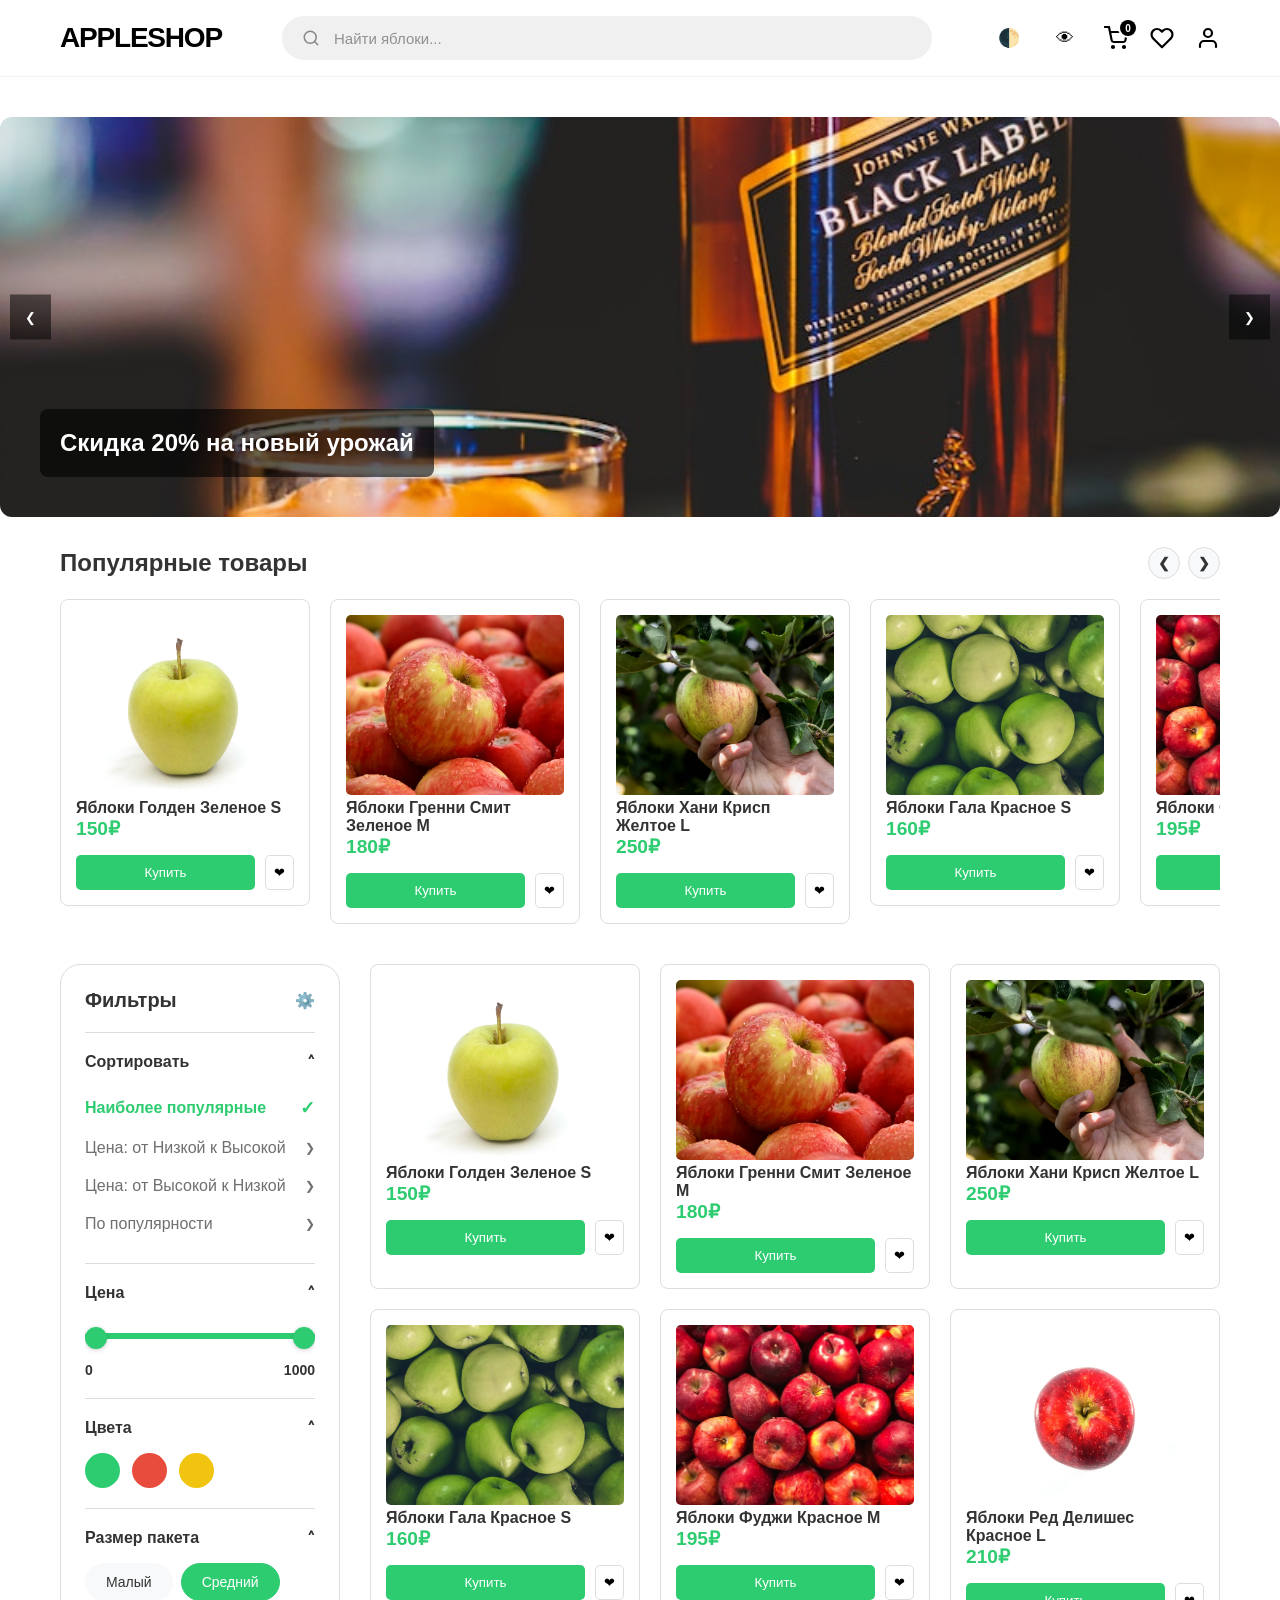
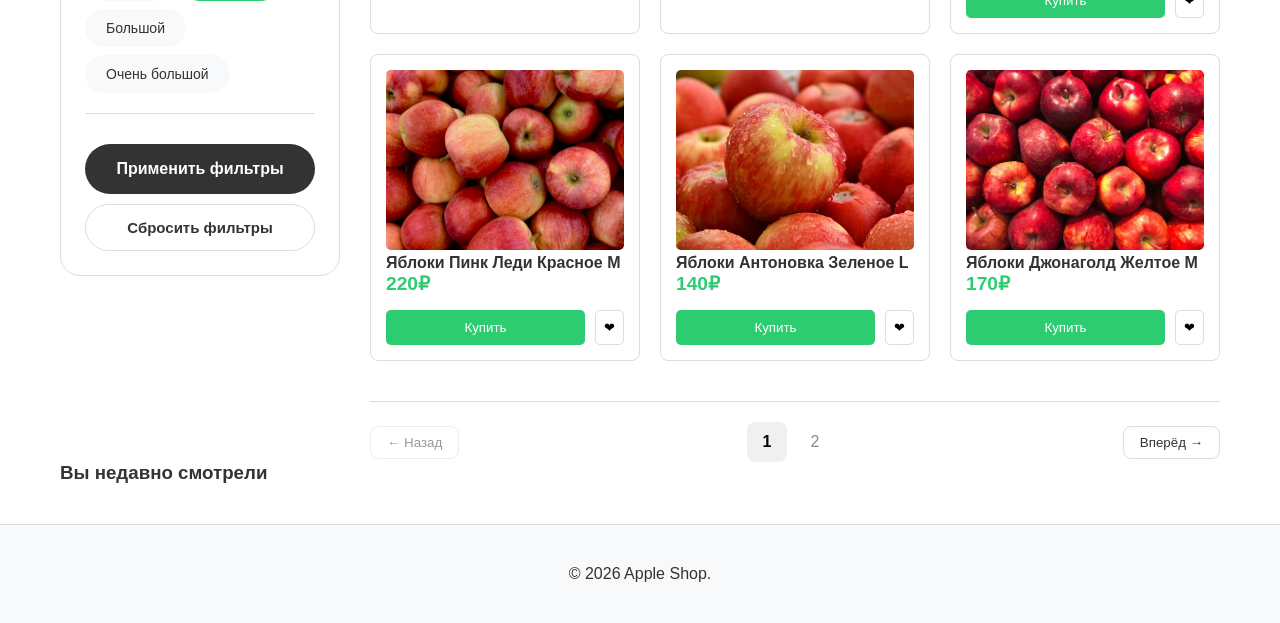
<file: index.html>
﻿<!DOCTYPE html>
<html lang="ru" data-theme="light">
<head>
    <meta charset="UTF-8">
    <meta name="viewport" content="width=device-width, initial-scale=1.0">
    <title>Apple Store - Магазин изделий из яблок</title>
    <link rel="stylesheet" href="https://cdn.jsdelivr.net/npm/swiper@11/swiper-bundle.min.css" />
    <link rel="stylesheet" href="style.css">
</head>
<body>
    <header class="header">
        <div class="container">
            <nav class="header__nav">
                <div class="logo">APPLE<span>SHOP</span></div>
                <div class="search-bar">
                    <input type="text" id="globalSearch" placeholder="Найти яблоки...">
                </div>
                <div class="header__controls">
                    <button id="themeToggle" title="Сменить тему">🌓</button>
                    <span style="position:relative;">
                        <button id="visionToggle" title="Версия для слабовидящих">👁</button>
                        <div id="accessPanel" class="access-panel">
                            <button class="access-close" onclick="accessibilityModule.togglePanel()">&times;</button>
                            <h4>Режим для слабовидящих</h4>
                            <div class="access-group">
                                <label>Цветовая схема</label>
                                <div class="btn-group">
                                    <button data-access-mode="" onclick="accessibilityModule.setMode('')">Обычная</button>
                                    <button data-access-mode="bw" onclick="accessibilityModule.setMode('bw')">Ч/б</button>
                                    <button data-access-mode="wb" onclick="accessibilityModule.setMode('wb')">Белый на чёрном</button>
                                    <button data-access-mode="mono" onclick="accessibilityModule.setMode('mono')">Монохром</button>
                                </div>
                            </div>
                            <div class="access-group">
                                <label>Размер шрифта</label>
                                <div class="btn-group">
                                    <button data-font-opt="normal" onclick="accessibilityModule.setFontSize('normal')">Обычный</button>
                                    <button data-font-opt="large" onclick="accessibilityModule.setFontSize('large')">Крупный</button>
                                    <button data-font-opt="xlarge" onclick="accessibilityModule.setFontSize('xlarge')">Очень крупный</button>
                                </div>
                            </div>
                            <div class="access-group">
                                <label class="toggle-row">
                                    <input type="checkbox" id="accessNoImg" onchange="accessibilityModule.toggleImages()">
                                    Отключить изображения
                                </label>
                            </div>
                            <div class="access-group">
                                <label class="toggle-row">
                                    <input type="checkbox" id="accessNoAnim" onchange="accessibilityModule.toggleAnim()">
                                    Отключить анимацию
                                </label>
                            </div>
                        </div>
                    </span>
                    <a href="cart.html" class="nav-link">Корзина (<span id="cartCount">0</span>)</a>
                    <a href="#favorites" class="nav-link">Избранное</a>
                    <a href="#profile" id="authBtn" class="nav-link">Войти</a>
                </div>
            </nav>
        </div>
    </header>

    <main id="app">
        <section id="promo-section" class="promo-slider">
            <div class="slider-container" id="sliderTrack">
            </div>
            <button class="slider-btn prev" id="prevSlide">❮</button>
            <button class="slider-btn next" id="nextSlide">❯</button>
        </section>

        <section class="container popular-section" style="margin-bottom: 40px; overflow: hidden; position: relative;">
            <div style="display: flex; justify-content: space-between; align-items: center; margin-bottom: 20px;">
                <h2 style="font-size: 24px; font-weight: 800; margin: 0;">Популярные товары</h2>
                <div style="display: flex; gap: 8px;">
                    <div class="popular-swiper-btn-prev" style="background: var(--header-bg); border: 1px solid var(--border-color); color: var(--text-color); width: 32px; height: 32px; border-radius: 50%; cursor: pointer; display: flex; align-items: center; justify-content: center; font-weight: bold; font-size: 14px; transition: opacity 0.2s; user-select: none; z-index: 10;">❮</div>
                    <div class="popular-swiper-btn-next" style="background: var(--header-bg); border: 1px solid var(--border-color); color: var(--text-color); width: 32px; height: 32px; border-radius: 50%; cursor: pointer; display: flex; align-items: center; justify-content: center; font-weight: bold; font-size: 14px; transition: opacity 0.2s; user-select: none; z-index: 10;">❯</div>
                </div>
            </div>
            <div class="swiper popularSwiper" style="width: 100%; overflow: hidden;">
                <div class="swiper-wrapper" id="popularSliderTrack">
                </div>
            </div>
        </section>
        <section class="catalog-container container">
            <aside class="filters" id="filtersBlock">
                <div class="filter-header">
                    <h3>Фильтры</h3>
                    <span class="icon-settings">⚙️</span>
                </div>
                <div class="filter-section">
                    <div class="section-title" onclick="toggleFilterSection(this)">
                        Сортировать <span class="arrow">˄</span>
                    </div>
                    <div class="filter-content">
                        <ul class="category-list" id="sortList">
                            <li class="active" onclick="setSortValue('popular', this)">Наиболее популярные <span>❯</span></li>
                            <li onclick="setSortValue('lowPrice', this)">Цена: от Низкой к Высокой <span>❯</span></li>
                            <li onclick="setSortValue('highPrice', this)">Цена: от Высокой к Низкой <span>❯</span></li>
                            <li onclick="setSortValue('rating', this)">По популярности<span>❯</span></li>
                        </ul>
                    </div>
                </div>
                <div class="filter-section">
                    <div class="section-title" onclick="toggleFilterSection(this)">
                        Цена <span class="arrow">˄</span>
                    </div>
                    <div class="filter-content">
                        <div class="dual-range">
                            <div class="dual-range-track"></div>
                            <div class="dual-range-fill" id="rangeFill"></div>
                            <input type="range" id="filterPriceMin" min="0" max="1000" step="10" value="0">
                            <input type="range" id="filterPrice" min="0" max="1000" step="10" value="1000">
                        </div>
                        <div class="price-labels">
                            <span id="priceMinVal">0</span>
                            <span id="priceVal">1000</span>
                        </div>
                    </div>
                </div>

                <div class="filter-section">
                    <div class="section-title" onclick="toggleFilterSection(this)">
                        Цвета <span class="arrow">˄</span>
                    </div>
                    <div class="filter-content">
                        <div class="color-swatches">
                            <div class="swatch" style="background: #2ecc71;" title="Зеленое" onclick="setFilterValue('search', 'Зеленое', this)"></div>
                            <div class="swatch" style="background: #e74c3c;" title="Красное" onclick="setFilterValue('search', 'Красное', this)"></div>
                            <div class="swatch" style="background: #f1c40f;" title="Желтое" onclick="setFilterValue('search', 'Желтое', this)"></div>
                        </div>
                    </div>
                </div>

                <div class="filter-section">
                    <div class="section-title" onclick="toggleFilterSection(this)">
                        Размер пакета <span class="arrow">˄</span>
                    </div>
                    <div class="filter-content">
                        <div class="size-pills">
                            <div class="pill" onclick="setFilterValue('search', 'S', this)">Малый</div>
                            <div class="pill active" onclick="setFilterValue('search', 'M', this)">Средний</div>
                            <div class="pill" onclick="setFilterValue('search', 'L', this)">Большой</div>
                            <div class="pill" onclick="setFilterValue('search', 'Box', this)">Очень большой</div>
                        </div>
                    </div>
                </div>

                <button class="btn-apply" onclick="catalogModule.render()">Применить фильтры</button>
                <button class="btn-reset" onclick="resetFilters()">Сбросить фильтры</button>

            </aside>

            <div class="catalog-content">
                <div id="productGrid" class="grid"></div>
                <div id="pagination" class="pagination-container"></div>
            </div>
        </section>

        <section class="container recent-viewed">
            <h3>Вы недавно смотрели</h3>
            <div id="recentGrid" class="grid"></div>
        </section>
        <div class="loader">Загрузка...</div>

        <section id="profile-section" class="container" style="display: none;">
            <div class="profile-layout">
                <aside class="profile-nav">
                    <button onclick="profileModule.switchTab('info')" class="tab-btn active">Мои данные</button>
                    <button onclick="profileModule.switchTab('orders')" class="tab-btn">Заказы</button>
                    <button onclick="profileModule.switchTab('favs')" class="tab-btn">Избранное</button>
                    <button onclick="profileModule.switchTab('reviews')" class="tab-btn">Мои отзывы</button>
                    <button onclick="profileModule.switchTab('promos')" class="tab-btn">Ваши акции</button>
                    <button onclick="profileModule.switchTab('game')" class="tab-btn">Игра: Собери яблоки</button>
                </aside>
                <div class="profile-content" id="profileTabContent">
                </div>
            </div>
        </section>
    </main>

    <footer class="footer">
        <div class="container">
            <p>&copy; 2026 Apple Shop.</p>
        </div>
    </footer>

    <div id="authModal" class="modal">
        <div class="modal-content">
            <span class="close-modal" id="closeAuth">&times;</span>
            <div id="authForms">
            </div>
        </div>
    </div>
    <div id="productModal" class="modal">
        <div class="modal-content modal-large">
            <span class="close-modal" onclick="closeModal('productModal')">&times;</span>
            <div id="productDetailContent" class="product-detail"></div>
        </div>
    </div>

    <div id="cartModal" class="modal">
        <div class="modal-content">
            <span class="close-modal" onclick="closeModal('cartModal')">&times;</span>
            <h2>Ваша корзина</h2>
            <div id="cartList"></div>
            <div class="cart-total" id="cartTotalBlock">
                <p>Итого: <span id="totalPrice">0</span>₽</p>
                <button class="btn-primary" onclick="cartModule.checkout()">Оформить заказ</button>
            </div>
        </div>
    </div>

    <script src="https://cdn.jsdelivr.net/npm/swiper@11/swiper-bundle.min.js"></script>
    <script src="app.js"></script>
</body>
</html>
</file>
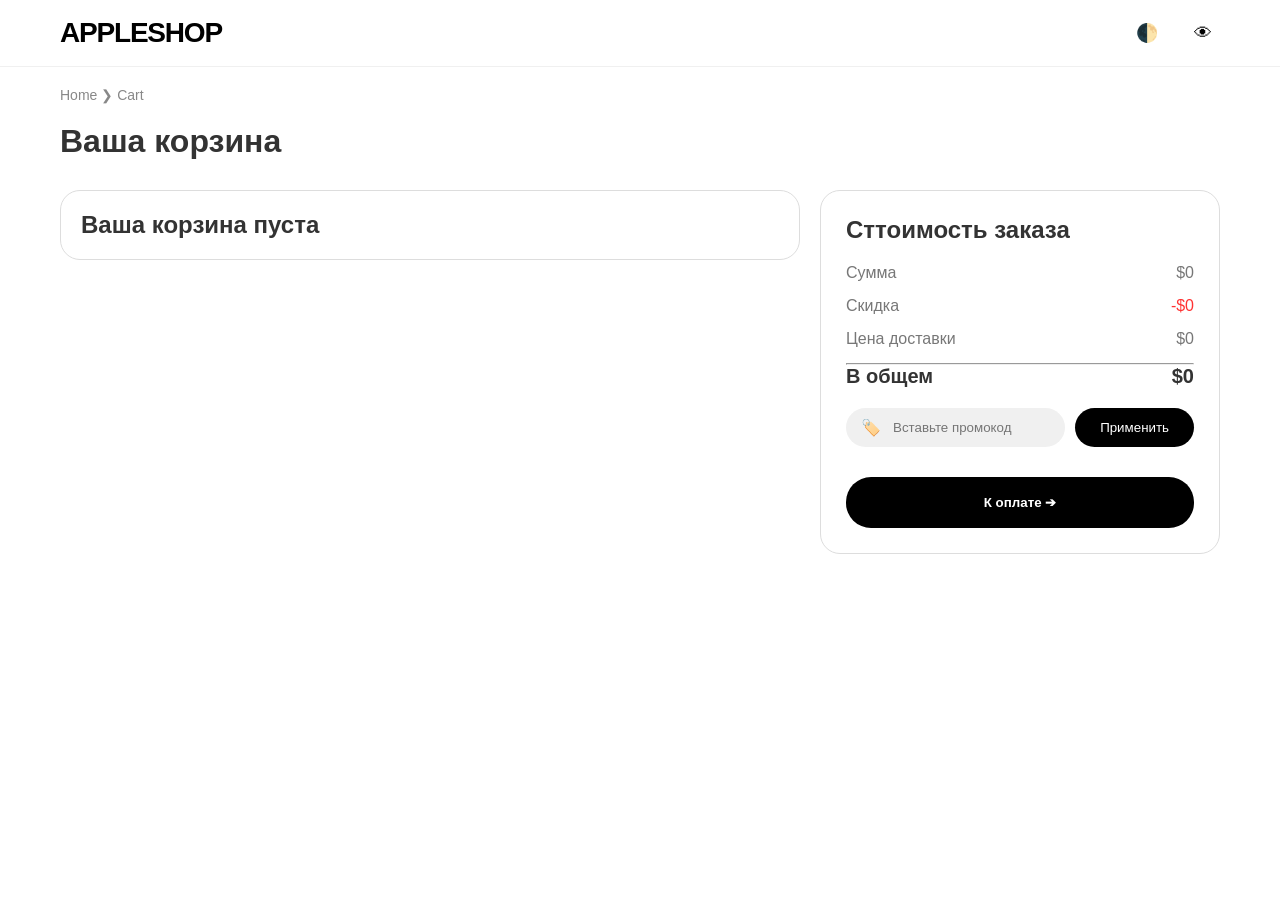
<file: cart.html>
﻿<!DOCTYPE html>
<html lang="ru" data-theme="light">
<head>
    <meta charset="UTF-8">
    <meta name="viewport" content="width=device-width, initial-scale=1.0">
    <title>Your Cart - Apple Shop</title>
    <link rel="stylesheet" href="style.css">
</head>
<body class="cart-page">
    <header class="header">
        <div class="container">
            <nav class="header__nav">
                <div class="logo" onclick="location.href='index.html'">APPLE<span>SHOP</span></div>
                <div class="header__controls" style="margin-left:auto;">
                    <button id="themeToggle" title="Сменить тему">🌓</button>
                    <span style="position:relative;">
                        <button id="visionToggle" title="Версия для слабовидящих">👁</button>
                        <div id="accessPanel" class="access-panel">
                            <button class="access-close" onclick="accessibilityModule.togglePanel()">&times;</button>
                            <h4>Режим для слабовидящих</h4>
                            <div class="access-group">
                                <label>Цветовая схема</label>
                                <div class="btn-group">
                                    <button data-access-mode="" onclick="accessibilityModule.setMode('')">Обычная</button>
                                    <button data-access-mode="bw" onclick="accessibilityModule.setMode('bw')">Ч/б</button>
                                    <button data-access-mode="wb" onclick="accessibilityModule.setMode('wb')">Белый на чёрном</button>
                                    <button data-access-mode="mono" onclick="accessibilityModule.setMode('mono')">Монохром</button>
                                </div>
                            </div>
                            <div class="access-group">
                                <label>Размер шрифта</label>
                                <div class="btn-group">
                                    <button data-font-opt="normal" onclick="accessibilityModule.setFontSize('normal')">Обычный</button>
                                    <button data-font-opt="large" onclick="accessibilityModule.setFontSize('large')">Крупный</button>
                                    <button data-font-opt="xlarge" onclick="accessibilityModule.setFontSize('xlarge')">Очень крупный</button>
                                </div>
                            </div>
                            <div class="access-group">
                                <label class="toggle-row">
                                    <input type="checkbox" id="accessNoImg" onchange="accessibilityModule.toggleImages()">
                                    Отключить изображения
                                </label>
                            </div>
                            <div class="access-group">
                                <label class="toggle-row">
                                    <input type="checkbox" id="accessNoAnim" onchange="accessibilityModule.toggleAnim()">
                                    Отключить анимацию
                                </label>
                            </div>
                        </div>
                    </span>
                </div>
            </nav>
        </div>
    </header>

    <main class="container">
        <nav class="breadcrumbs">
            <a href="index.html">Home</a> <span>❯</span> Cart
        </nav>

        <h1 class="page-title">Ваша корзина</h1>

        <div class="cart-grid">
            <div class="cart-items-list" id="fullCartList">
            </div>

            <aside class="order-summary">
                <h2>Сттоимость заказа</h2>
                <div class="summary-row">
                    <span>Сумма</span>
                    <span id="subtotalPrice">$0</span>
                </div>
                <div class="summary-row discount">
                    <span>Скидка</span>
                    <span id="discountPrice">-$0</span>
                </div>
                <div class="summary-row">
                    <span>Цена доставки</span>
                    <span id="deliveryFee">$15</span>
                </div>
                <hr>
                <div class="summary-row total">
                    <span>В общем</span>
                    <span id="finalTotalPrice">$0</span>
                </div>

                <div class="promo-code-container">
                    <div class="promo-input-wrapper">
                        <span class="icon">🏷️</span>
                        <input type="text" id="promoInput" placeholder="Вставьте промокод">
                    </div>
                    <button class="btn-black" onclick="cartModule.applyPromo()">Применить</button>
                </div>

                <button class="btn-black btn-checkout" onclick="cartModule.checkout()">
                    К оплате <span>➔</span>
                </button>
            </aside>
        </div>
    </main>

    <script src="app.js"></script>
</body>
</html>
</file>
<file: style.css>
﻿:root {
    --bg-color: #ffffff;
    --text-color: #333333;
    --accent-color: #2ecc71;
    --header-bg: #f8f9fa;
    --card-bg: #ffffff;
    --border-color: #dddddd;
    --font-size: 16px;
}

[data-theme="dark"] {
    --bg-color: #1a1a1a;
    --text-color: #f5f5f5;
    --header-bg: #2d2d2d;
    --card-bg: #2d2d2d;
    --border-color: #444444;
}

/* GOST R 52872-2019 - Режим для слабовидящих */

/* Цветовая схема: чёрный на белом (высокий контраст) */
[data-access="bw"] {
    --bg-color: #ffffff !important;
    --text-color: #000000 !important;
    --accent-color: #1a5cc8 !important;
    --header-bg: #ffffff !important;
    --card-bg: #ffffff !important;
    --border-color: #000000 !important;
}

/* Цветовая схема: белый на чёрном */
[data-access="wb"] {
    --bg-color: #000000 !important;
    --text-color: #ffffff !important;
    --accent-color: #ffff00 !important;
    --header-bg: #000000 !important;
    --card-bg: #0d0d0d !important;
    --border-color: #ffffff !important;
}

/* Монохромная цветовая схема */
[data-access="mono"] {
    --bg-color: #ffffff !important;
    --text-color: #000000 !important;
    --accent-color: #000000 !important;
    --header-bg: #f5f5f5 !important;
    --card-bg: #ffffff !important;
    --border-color: #888888 !important;
}
[data-access="mono"] .header__controls a[href="cart.html"]::before,
[data-access="mono"] .header__controls a[href="#favorites"]::before,
[data-access="mono"] .header__controls a[href="#profile"]::before {
    filter: grayscale(100%);
}
[data-access="mono"] .color-swatches .swatch {
    filter: grayscale(100%);
}
[data-access="mono"] .star-rating .star,
[data-access="mono"] .review-rating,
[data-access="mono"] #gameCanvas {
    filter: grayscale(100%);
}

/* Размер шрифта: крупный (ГОСТ — не менее 18pt = 24px) */
[data-font-size="large"] {
    --font-size: 20px;
}
[data-font-size="xlarge"] {
    --font-size: 26px;
}

/* Отключение изображений */
[data-no-img="true"] img,
[data-no-img="true"] .slide img,
[data-no-img="true"] .gallery-main img,
[data-no-img="true"] .gallery-thumbs img,
[data-no-img="true"] .product-card img,
[data-no-img="true"] .cart-item-card img,
[data-no-img="true"] [style*="background-image"] {
    display: none !important;
}
[data-no-img="true"] .slide-info {
    position: static;
    background: var(--header-bg);
    color: var(--text-color);
    margin: 0;
    border-radius: 0;
}
[data-no-img="true"] .promo-slider {
    height: auto;
    min-height: 80px;
}
[data-no-img="true"] .product-card {
    min-height: 100px;
}

/* Отключение анимации (требование ГОСТ) */
[data-no-anim="true"] *,
[data-no-anim="true"] *::before,
[data-no-anim="true"] *::after {
    animation: none !important;
    animation-duration: 0s !important;
    animation-delay: 0s !important;
    transition: none !important;
    transition-duration: 0s !important;
    transition-delay: 0s !important;
}
[data-no-anim="true"] .slider-container {
    transition: none !important;
}
[data-no-anim="true"] .product-card:hover {
    transform: none !important;
}
[data-no-anim="true"] .swatch:hover,
[data-no-anim="true"] .pill:hover,
[data-no-anim="true"] .category-list li:hover {
    transform: none !important;
}

/* Межстрочный и межбуквенный интервалы по ГОСТ Р 52872-2019 */
[data-access] body {
    line-height: 1.5 !important;
    letter-spacing: 0.12em !important;
    word-spacing: 0.16em !important;
}

/* Исключаем иконки навигации из интервалов ГОСТ — они должны оставаться без изменений */
[data-access] .header__controls a[href="cart.html"],
[data-access] .header__controls a[href="#favorites"],
[data-access] .header__controls a[href="#profile"] {
    letter-spacing: normal !important;
    word-spacing: normal !important;
    line-height: normal !important;
}

/* Улучшенный фокус для навигации с клавиатуры */
[data-access] *:focus-visible {
    outline: 3px solid var(--accent-color) !important;
    outline-offset: 3px !important;
}

/* Панель настроек режима для слабовидящих */
.access-panel {
    display: none;
    position: absolute;
    top: 100%;
    right: 0;
    z-index: 1000;
    background: var(--card-bg);
    border: 2px solid var(--border-color);
    border-radius: 12px;
    padding: 20px;
    min-width: 280px;
    box-shadow: 0 8px 24px rgba(0,0,0,0.15);
    margin-top: 8px;
}
.access-panel.open {
    display: block;
}
.access-panel::before {
    content: '';
    position: absolute;
    top: -8px;
    right: 20px;
    width: 14px;
    height: 14px;
    background: var(--card-bg);
    border-left: 2px solid var(--border-color);
    border-top: 2px solid var(--border-color);
    transform: rotate(45deg);
}
.access-panel h4 {
    margin: 0 0 16px 0;
    font-size: 16px;
    font-weight: 700;
}
.access-group {
    margin-bottom: 16px;
    padding-bottom: 16px;
    border-bottom: 1px solid var(--border-color);
}
.access-group:last-child {
    margin-bottom: 0;
    padding-bottom: 0;
    border-bottom: none;
}
.access-group label {
    display: block;
    font-size: 13px;
    font-weight: 600;
    margin-bottom: 8px;
}
.access-group .btn-group {
    display: flex;
    flex-wrap: wrap;
    gap: 6px;
}
.access-group .btn-group button {
    padding: 6px 12px;
    border: 1px solid var(--border-color);
    border-radius: 6px;
    background: var(--card-bg);
    color: var(--text-color);
    cursor: pointer;
    font-size: 12px;
    transition: none;
}
.access-group .btn-group button.active {
    background: var(--accent-color);
    color: #fff;
    border-color: var(--accent-color);
}
.access-group .toggle-row {
    display: flex;
    align-items: center;
    gap: 10px;
    cursor: pointer;
}
.access-group .toggle-row input[type="checkbox"] {
    width: 18px;
    height: 18px;
    accent-color: var(--accent-color);
    cursor: pointer;
}
.access-close {
    position: absolute;
    top: 12px;
    right: 16px;
    font-size: 22px;
    cursor: pointer;
    opacity: 0.6;
    background: none;
    border: none;
    color: var(--text-color);
}
.access-close:hover {
    opacity: 1;
}

* {
    box-sizing: border-box;
    margin: 0;
    padding: 0;
}

body {
    font-family: 'Segoe UI', Tahoma, Geneva, Verdana, sans-serif;
    background-color: var(--bg-color);
    color: var(--text-color);
    font-size: var(--font-size);
    transition: all 0.3s ease;
}

.container {
    max-width: 1200px;
    margin: 0 auto;
    padding: 0 20px;
}

.header {
    background: #ffffff;
    padding: 16px 0;
    border-bottom: 1px solid #f0f0f0;
    position: sticky;
    top: 0;
    z-index: 100;
    transition: background 0.3s ease, border-color 0.3s ease;
}

[data-theme="dark"] .header {
    background: #1a1a1a;
    border-bottom: 1px solid #2d2d2d;
}

.header__nav {
    display: flex;
    justify-content: space-between;
    align-items: center;
    gap: 28px;
}

.logo {
    font-family: 'Segoe UI', -apple-system, BlinkMacSystemFont, sans-serif;
    font-size: 28px;
    font-weight: 900;
    text-transform: uppercase;
    color: #000000;
    letter-spacing: -1.2px;
    cursor: pointer;
    user-select: none;
    display: flex;
    align-items: center;
}

    .logo span {
        color: #000000;
    }

[data-theme="dark"] .logo,
[data-theme="dark"] .logo span {
    color: #ffffff;
}

.header__controls {
    display: flex;
    align-items: center;
    gap: 22px;
}

.search-bar {
    flex: 1;
    max-width: 650px;
    position: relative;
}

    .search-bar input {
        width: 100%;
        height: 44px;
        padding: 12px 20px 12px 52px;
        border-radius: 62px;
        border: none;
        background-color: #f0f0f0;
        font-size: 15px;
        color: #000000;
        outline: none;
        transition: background-color 0.2s, box-shadow 0.2s;
        background-image: url("data:image/svg+xml;utf8,<svg xmlns='http://www.w3.org/2000/svg' width='18' height='18' viewBox='0 0 24 24' fill='none' stroke='%23888888' stroke-width='2' stroke-linecap='round' stroke-linejoin='round'><circle cx='11' cy='11' r='8'></circle><line x1='21' y1='21' x2='16.65' y2='16.65'></line></svg>");
        background-repeat: no-repeat;
        background-position: 20px center;
        background-size: 18px;
    }

        .search-bar input:focus {
            background-color: #e8e8e8;
        }

        .search-bar input::placeholder {
            color: #909090;
        }

[data-theme="dark"] .search-bar input {
    background-color: #2d2d2d;
    color: #ffffff;
    background-image: url("data:image/svg+xml;utf8,<svg xmlns='http://www.w3.org/2000/svg' width='18' height='18' viewBox='0 0 24 24' fill='none' stroke='%23aaaaaa' stroke-width='2' stroke-linecap='round' stroke-linejoin='round'><circle cx='11' cy='11' r='8'></circle><line x1='21' y1='21' x2='16.65' y2='16.65'></line></svg>");
}

    [data-theme="dark"] .search-bar input:focus {
        background-color: #333333;
    }

.header__controls a[href="cart.html"] {
    font-size: 0;
    display: flex;
    align-items: center;
    justify-content: center;
    position: relative;
    width: 24px;
    height: 24px;
}

    .header__controls a[href="cart.html"]::before {
        content: "";
        display: block;
        width: 24px;
        height: 24px;
        background-image: url("data:image/svg+xml;utf8,<svg xmlns='http://www.w3.org/2000/svg' width='24' height='24' viewBox='0 0 24 24' fill='none' stroke='%23000000' stroke-width='2.2' stroke-linecap='round' stroke-linejoin='round'><circle cx='9' cy='21' r='1'></circle><circle cx='20' cy='21' r='1'></circle><path d='M1 1h4l2.68 13.39a2 2 0 0 0 2 1.61h9.72a2 2 0 0 0 2-1.61L23 6H6'></path></svg>");
        background-repeat: no-repeat;
        background-size: contain;
        transition: transform 0.2s;
    }

[data-theme="dark"] .header__controls a[href="cart.html"]::before {
    background-image: url("data:image/svg+xml;utf8,<svg xmlns='http://www.w3.org/2000/svg' width='24' height='24' viewBox='0 0 24 24' fill='none' stroke='%23ffffff' stroke-width='2.2' stroke-linecap='round' stroke-linejoin='round'><circle cx='9' cy='21' r='1'></circle><circle cx='20' cy='21' r='1'></circle><path d='M1 1h4l2.68 13.39a2 2 0 0 0 2 1.61h9.72a2 2 0 0 0 2-1.61L23 6H6'></path></svg>");
}

.header__controls a[href="cart.html"] #cartCount {
    font-size: 10px;
    font-weight: bold;
    background: #000000;
    color: #ffffff;
    border-radius: 50%;
    min-width: 16px;
    height: 16px;
    padding: 0 4px;
    display: flex;
    align-items: center;
    justify-content: center;
    position: absolute;
    top: -6px;
    right: -8px;
    box-shadow: 0 0 0 2px #ffffff;
}

[data-theme="dark"] .header__controls a[href="cart.html"] #cartCount {
    background: #ffffff;
    color: #000000;
    box-shadow: 0 0 0 2px #1a1a1a;
}

.header__controls a[href="#favorites"] {
    font-size: 0;
    display: flex;
    align-items: center;
    justify-content: center;
    width: 24px;
    height: 24px;
}

    .header__controls a[href="#favorites"]::before {
        content: "";
        display: block;
        width: 24px;
        height: 24px;
        background-image: url("data:image/svg+xml;utf8,<svg xmlns='http://www.w3.org/2000/svg' width='24' height='24' viewBox='0 0 24 24' fill='none' stroke='%23000000' stroke-width='2.2' stroke-linecap='round' stroke-linejoin='round'><path d='M20.84 4.61a5.5 5.5 0 0 0-7.78 0L12 5.67l-1.06-1.06a5.5 5.5 0 0 0-7.78 7.78l1.06 1.06L12 21.23l7.78-7.78 1.06-1.06a5.5 5.5 0 0 0 0-7.78z'></path></svg>");
        background-repeat: no-repeat;
        background-size: contain;
        transition: transform 0.2s;
    }

[data-theme="dark"] .header__controls a[href="#favorites"]::before {
    background-image: url("data:image/svg+xml;utf8,<svg xmlns='http://www.w3.org/2000/svg' width='24' height='24' viewBox='0 0 24 24' fill='none' stroke='%23ffffff' stroke-width='2.2' stroke-linecap='round' stroke-linejoin='round'><path d='M20.84 4.61a5.5 5.5 0 0 0-7.78 0L12 5.67l-1.06-1.06a5.5 5.5 0 0 0-7.78 7.78l1.06 1.06L12 21.23l7.78-7.78 1.06-1.06a5.5 5.5 0 0 0 0-7.78z'></path></svg>");
}

.header__controls a[href="#profile"] {
    font-size: 0;
    display: flex;
    align-items: center;
    justify-content: center;
    width: 24px;
    height: 24px;
}

    .header__controls a[href="#profile"]::before {
        content: "";
        display: block;
        width: 24px;
        height: 24px;
        background-image: url("data:image/svg+xml;utf8,<svg xmlns='http://www.w3.org/2000/svg' width='24' height='24' viewBox='0 0 24 24' fill='none' stroke='%23000000' stroke-width='2.2' stroke-linecap='round' stroke-linejoin='round'><path d='M20 21v-2a4 4 0 0 0-4-4H8a4 4 0 0 0-4 4v2'></path><circle cx='12' cy='7' r='4'></circle></svg>");
        background-repeat: no-repeat;
        background-size: contain;
        transition: transform 0.2s;
    }

[data-theme="dark"] .header__controls a[href="#profile"]::before {
    background-image: url("data:image/svg+xml;utf8,<svg xmlns='http://www.w3.org/2000/svg' width='24' height='24' viewBox='0 0 24 24' fill='none' stroke='%23ffffff' stroke-width='2.2' stroke-linecap='round' stroke-linejoin='round'><path d='M20 21v-2a4 4 0 0 0-4-4H8a4 4 0 0 0-4 4v2'></path><circle cx='12' cy='7' r='4'></circle></svg>");
}

.header__controls a:hover::before {
    transform: scale(1.1);
}

#themeToggle, #visionToggle {
    background: none;
    border: none;
    cursor: pointer;
    font-size: 18px;
    display: flex;
    align-items: center;
    justify-content: center;
    width: 34px;
    height: 34px;
    border-radius: 50%;
    transition: background-color 0.2s, transform 0.2s;
}

    #themeToggle:hover, #visionToggle:hover {
        background-color: #f0f0f0;
        transform: scale(1.05);
    }

[data-theme="dark"] #themeToggle:hover,
[data-theme="dark"] #visionToggle:hover {
    background-color: #2d2d2d;
}

.nav-link {
    text-decoration: none;
    color: var(--text-color);
    cursor: pointer;
}

main {
    min-height: 80vh;
    padding: 40px 0;
}

.footer {
    padding: 40px 0;
    background: var(--header-bg);
    border-top: 1px solid var(--border-color);
    text-align: center;
}

.grid {
    display: grid;
    grid-template-columns: repeat(auto-fill, minmax(250px, 1fr));
    gap: 20px;
}

.promo-slider {
    position: relative;
    overflow: hidden;
    height: 400px;
    margin-bottom: 30px;
    border-radius: 12px;
}

.slider-container {
    display: flex;
    transition: transform 0.5s ease-in-out;
    height: 100%;
}

.slide {
    min-width: 100%;
    position: relative;
}

    .slide img {
        width: 100%;
        height: 100%;
        object-fit: cover;
    }

.slide-info {
    position: absolute;
    bottom: 40px;
    left: 40px;
    background: rgba(0,0,0,0.6);
    color: white;
    padding: 20px;
    border-radius: 8px;
}

.slider-btn {
    position: absolute;
    top: 50%;
    transform: translateY(-50%);
    background: rgba(0,0,0,0.5);
    color: white;
    border: none;
    padding: 15px;
    cursor: pointer;
}

.next {
    right: 10px;
}

.prev {
    left: 10px;
}

.modal {
    display: none;
    position: fixed;
    z-index: 1000;
    left: 0;
    top: 0;
    width: 100%;
    height: 100%;
    background: rgba(0,0,0,0.7);
}

.modal-content {
    background: var(--card-bg);
    margin: 10% auto;
    padding: 30px;
    width: 90%;
    max-width: 400px;
    border-radius: 10px;
    position: relative;
}

.close-modal {
    position: absolute;
    right: 20px;
    top: 10px;
    font-size: 28px;
    cursor: pointer;
}

.auth-form {
    display: flex;
    flex-direction: column;
    gap: 15px;
}

    .auth-form input {
        padding: 10px;
        border: 1px solid var(--border-color);
        border-radius: 5px;
        background: var(--bg-color);
        color: var(--text-color);
    }

    .auth-form button {
        padding: 10px;
        background: var(--accent-color);
        color: white;
        border: none;
        border-radius: 5px;
        cursor: pointer;
    }

.auth-toggle {
    margin-top: 15px;
    text-align: center;
    cursor: pointer;
    color: var(--accent-color);
    text-decoration: underline;
}

.catalog-container {
    display: flex;
    gap: 30px;
    margin-top: 20px;
}

.filters {
    flex: 0 0 250px;
    background: var(--header-bg);
    padding: 20px;
    border-radius: 8px;
    height: fit-content;
}

.filter-group {
    margin-bottom: 20px;
    display: flex;
    flex-direction: column;
    gap: 8px;
}

.catalog-content {
    flex: 1;
}

.catalog-toolbar {
    display: flex;
    justify-content: space-between;
    margin-bottom: 20px;
}

.product-card {
    background: var(--card-bg);
    border: 1px solid var(--border-color);
    border-radius: 8px;
    padding: 15px;
    transition: transform 0.2s;
    position: relative;
}

    .product-card:hover {
        transform: translateY(-5px);
        box-shadow: 0 5px 15px rgba(0,0,0,0.1);
    }

    .product-card img {
        width: 100%;
        height: 180px;
        object-fit: cover;
        border-radius: 5px;
        cursor: pointer;
    }

    .product-card .price {
        font-weight: bold;
        color: var(--accent-color);
        font-size: 1.2rem;
    }

    .product-card .old-price {
        text-decoration: line-through;
        color: #888;
        font-size: 0.9rem;
        margin-left: 10px;
    }

.card-btns {
    display: flex;
    gap: 10px;
    margin-top: 15px;
}

.grid.list-view {
    grid-template-columns: 1fr;
}

    .grid.list-view .product-card {
        display: flex;
        gap: 20px;
        align-items: center;
    }

    .grid.list-view img {
        width: 150px;
        height: 150px;
    }

.btn-primary {
    background: var(--accent-color);
    color: white;
    border: none;
    padding: 10px 20px;
    border-radius: 5px;
    cursor: pointer;
    width: 100%;
}

.btn-fav {
    background: transparent;
    border: 1px solid var(--border-color);
    cursor: pointer;
    padding: 8px;
    border-radius: 5px;
}

    .btn-fav.active {
        color: red;
        border-color: red;
    }

.modal-large {
    max-width: 800px;
    margin: 2% auto !important;
    padding: 20px 25px !important;
}

.product-detail {
    display: flex;
    flex-direction: column;
    gap: 30px;
}

.gallery-main img {
    width: 100%;
    border-radius: 10px;
}

.gallery-thumbs {
    display: flex;
    gap: 10px;
    margin-top: 10px;
}

    .gallery-thumbs img {
        width: 60px;
        height: 60px;
        cursor: pointer;
        border: 2px solid transparent;
    }

        .gallery-thumbs img.active {
            border-color: var(--accent-color);
        }

.reviews-section {
    grid-column: 1 / span 2;
    margin-top: 30px;
    border-top: 1px solid var(--border-color);
    padding-top: 20px;
}

.review-item {
    background: var(--header-bg);
    padding: 15px;
    border-radius: 8px;
    margin-bottom: 10px;
    position: relative;
}

.review-rating {
    color: #f1c40f;
}

.review-controls {
    position: absolute;
    right: 10px;
    top: 10px;
}

.cart-item {
    display: flex;
    justify-content: space-between;
    align-items: center;
    padding: 10px 0;
    border-bottom: 1px solid var(--border-color);
}

.cart-total {
    margin-top: 20px;
    text-align: right;
    font-size: 1.2rem;
    font-weight: bold;
}

.profile-layout {
    display: flex;
    gap: 30px;
    margin-top: 20px;
}

.profile-nav {
    flex: 0 0 200px;
    display: flex;
    flex-direction: column;
    gap: 10px;
}

.tab-btn {
    padding: 12px;
    text-align: left;
    border: none;
    background: var(--header-bg);
    color: var(--text-color);
    cursor: pointer;
    border-radius: 5px;
}

    .tab-btn.active {
        background: var(--accent-color);
        color: white;
    }

.profile-content {
    flex: 1;
    background: var(--card-bg);
    padding: 25px;
    border-radius: 10px;
    border: 1px solid var(--border-color);
}

#gameCanvas {
    background: #87CEEB;
    display: block;
    margin: 0 auto;
    border-radius: 10px;
    cursor: crosshair;
    max-width: 100%;
}

.game-info {
    text-align: center;
    margin-bottom: 15px;
}

.promo-badge {
    background: #e74c3c;
    color: white;
    padding: 5px 10px;
    border-radius: 5px;
    font-weight: bold;
}

.filters {
    flex: 0 0 280px;
    background: var(--card-bg);
    color: var(--text-color);
    padding: 24px;
    border: 1px solid var(--border-color);
    border-radius: 20px;
    height: fit-content;
    transition: background 0.3s ease, border 0.3s ease;
}

.filter-header {
    display: flex;
    justify-content: space-between;
    align-items: center;
    padding-bottom: 20px;
    border-bottom: 1px solid var(--border-color);
    margin-bottom: 20px;
}

    .filter-header h3 {
        font-size: 20px;
        font-weight: 700;
    }

.filter-section {
    padding-bottom: 20px;
    margin-bottom: 20px;
    border-bottom: 1px solid var(--border-color);
}

.section-title {
    display: flex;
    justify-content: space-between;
    font-weight: 700;
    font-size: 16px;
    margin-bottom: 15px;
}

.category-list {
    list-style: none;
}

    .category-list li {
        display: flex;
        justify-content: space-between;
        padding: 10px 0;
        color: var(--text-color);
        opacity: 0.7;
        cursor: pointer;
        transition: 0.2s;
    }

        .category-list li:hover {
            opacity: 1;
            color: var(--accent-color);
        }

        .category-list li span {
            font-size: 12px;
        }

/* Dual-range slider для фильтра по цене */
.dual-range {
    position: relative;
    height: 36px;
    margin: 0 0 8px;
}

.dual-range-track {
    position: absolute;
    top: 50%;
    left: 0;
    right: 0;
    height: 6px;
    background: var(--border-color);
    border-radius: 3px;
    transform: translateY(-50%);
    z-index: 0;
}

.dual-range-fill {
    position: absolute;
    top: 50%;
    height: 6px;
    background: var(--accent-color);
    border-radius: 3px;
    transform: translateY(-50%);
    z-index: 1;
}

.dual-range input[type="range"] {
    position: absolute;
    top: -13px;
    left: 0;
    width: 100%;
    height: calc(100% + 13px);
    -webkit-appearance: none;
    appearance: none;
    background: transparent;
    pointer-events: none;
    z-index: 2;
    margin: 0;
    padding: 0;
}

.dual-range input[type="range"]::-webkit-slider-thumb {
    -webkit-appearance: none;
    pointer-events: auto;
    height: 22px;
    width: 22px;
    border-radius: 50%;
    background: var(--accent-color);
    cursor: pointer;
    box-shadow: 0 1px 4px rgba(0,0,0,0.2);
}

.dual-range input[type="range"]::-moz-range-thumb {
    pointer-events: auto;
    height: 22px;
    width: 22px;
    border-radius: 50%;
    background: var(--accent-color);
    cursor: pointer;
    border: none;
    box-shadow: 0 1px 4px rgba(0,0,0,0.2);
}

.dual-range input[type="range"]::-webkit-slider-runnable-track {
    -webkit-appearance: none;
    background: transparent;
    height: 6px;
}

.dual-range input[type="range"]::-moz-range-track {
    background: transparent;
    height: 6px;
    border: none;
}

.price-labels {
    display: flex;
    justify-content: space-between;
    font-weight: 600;
    font-size: 14px;
}

.color-swatches {
    display: flex;
    flex-wrap: wrap;
    gap: 12px;
}

.swatch {
    width: 35px;
    height: 35px;
    border-radius: 50%;
    cursor: pointer;
    border: 2px solid transparent;
    transition: 0.2s;
}

    .swatch:hover {
        transform: scale(1.1);
        border-color: #000;
    }

.size-pills {
    display: flex;
    flex-wrap: wrap;
    gap: 8px;
}

.pill {
    padding: 10px 20px;
    background: var(--header-bg);
    color: var(--text-color);
    border-radius: 30px;
    font-size: 14px;
    cursor: pointer;
    transition: 0.2s;
    border: 1px solid transparent;
}

    .pill:hover {
        border-color: var(--accent-color);
    }

    .pill.active {
        background: var(--accent-color);
        color: #fff;
        border-color: var(--accent-color);
    }

.btn-apply {
    width: 100%;
    background: var(--text-color);
    color: var(--bg-color);
    border: none;
    padding: 16px;
    border-radius: 30px;
    font-weight: 600;
    font-size: 16px;
    cursor: pointer;
    transition: 0.3s;
    margin-top: 10px;
}

    .btn-apply:hover {
        opacity: 0.8;
        transform: translateY(-2px);
    }

[data-theme="dark"] .swatch[title="Белое"] {
    background: #eee;
    border: 1px solid #666;
}

.filter-content {
    max-height: 500px;
    overflow: hidden;
    transition: max-height 0.3s ease-out, opacity 0.2s ease-out, margin 0.3s;
    opacity: 1;
}

.filter-section.collapsed .filter-content {
    max-height: 0;
    opacity: 0;
    margin: 0;
}

.section-title {
    cursor: pointer;
    user-select: none;
}

.arrow {
    display: inline-block;
    transition: transform 0.3s ease;
}

.filter-section.collapsed .arrow {
    transform: rotate(180deg);
}

.breadcrumbs {
    margin: 20px 0;
    color: #888;
    font-size: 14px;
}

    .breadcrumbs a {
        text-decoration: none;
        color: inherit;
    }

.page-title {
    font-size: 32px;
    font-weight: 900;
    margin-bottom: 30px;
}

.cart-grid {
    display: grid;
    grid-template-columns: 1fr 400px;
    gap: 20px;
    align-items: start;
}

.cart-items-list {
    border: 1px solid var(--border-color);
    border-radius: 20px;
    padding: 20px;
}

.cart-item-card {
    display: flex;
    gap: 15px;
    padding: 15px 0;
    border-bottom: 1px solid var(--border-color);
    position: relative;
}

    .cart-item-card:last-child {
        border-bottom: none;
    }

    .cart-item-card img {
        width: 120px;
        height: 120px;
        object-fit: cover;
        border-radius: 10px;
        background: #f0f0f0;
    }

.cart-item-info {
    flex: 1;
    display: flex;
    flex-direction: column;
    justify-content: space-between;
}

    .cart-item-info h3 {
        font-size: 18px;
        font-weight: 700;
    }

    .cart-item-info .details {
        font-size: 14px;
        color: #777;
    }

    .cart-item-info .price {
        font-size: 20px;
        font-weight: 700;
    }

.btn-remove {
    position: absolute;
    right: 0;
    top: 15px;
    color: #ff3333;
    background: none;
    border: none;
    font-size: 20px;
    cursor: pointer;
}

.quantity-control {
    display: flex;
    align-items: center;
    background: #f0f0f0;
    border-radius: 25px;
    padding: 5px 15px;
    width: fit-content;
    position: absolute;
    right: 0;
    bottom: 15px;
}

    .quantity-control button {
        border: none;
        background: none;
        font-size: 18px;
        cursor: pointer;
        padding: 0 10px;
    }

    .quantity-control span {
        width: 30px;
        text-align: center;
        font-weight: 600;
    }

.order-summary {
    border: 1px solid var(--border-color);
    border-radius: 20px;
    padding: 25px;
}

    .order-summary h2 {
        margin-bottom: 20px;
    }

.summary-row {
    display: flex;
    justify-content: space-between;
    margin-bottom: 15px;
    color: #777;
    font-size: 16px;
}

    .summary-row.total {
        color: var(--text-color);
        font-weight: 700;
        font-size: 20px;
    }

.discount span:last-child {
    color: #ff3333;
}

.promo-code-container {
    display: flex;
    gap: 10px;
    margin: 20px 0;
}

.promo-input-wrapper {
    flex: 1;
    background: #f0f0f0;
    border-radius: 25px;
    padding: 0 15px;
    display: flex;
    align-items: center;
}

    .promo-input-wrapper input {
        background: none;
        border: none;
        padding: 12px;
        width: 100%;
    }

.btn-black {
    background: #000;
    color: #fff;
    border: none;
    padding: 12px 25px;
    border-radius: 25px;
    cursor: pointer;
}

.btn-checkout {
    width: 100%;
    margin-top: 10px;
    padding: 18px;
    font-weight: 600;
}

[data-theme="dark"] .quantity-control,
[data-theme="dark"] .promo-input-wrapper {
    background: #333;
}

.pagination-container {
    display: flex;
    justify-content: space-between;
    align-items: center;
    margin-top: 40px;
    padding-top: 20px;
    border-top: 1px solid var(--border-color);
}

.pagination-numbers {
    display: flex;
    gap: 8px;
    align-items: center;
}

.page-btn {
    display: flex;
    align-items: center;
    gap: 8px;
    padding: 8px 16px;
    border: 1px solid var(--border-color);
    background: var(--card-bg);
    color: var(--text-color);
    border-radius: 8px;
    cursor: pointer;
    font-weight: 500;
    transition: 0.2s;
}

    .page-btn:hover:not(:disabled) {
        background: var(--header-bg);
    }

    .page-btn:disabled {
        opacity: 0.5;
        cursor: not-allowed;
    }

.page-num {
    width: 40px;
    height: 40px;
    display: flex;
    align-items: center;
    justify-content: center;
    border-radius: 8px;
    cursor: pointer;
    color: #888;
    transition: 0.2s;
}

    .page-num:hover {
        background: var(--header-bg);
        color: var(--text-color);
    }

    .page-num.active {
        background: #f0f0f0;
        color: #000;
        font-weight: bold;
    }

.pagination-dots {
    color: #888;
    padding: 0 5px;
}

@media (max-width: 600px) {
    .pagination-numbers {
        display: none;
    }
}

.category-list li {
    display: flex;
    justify-content: space-between;
    align-items: center;
    padding: 10px 0;
    cursor: pointer;
    transition: all 0.2s ease;
    position: relative;
}

    .category-list li.active {
        color: var(--accent-color);
        opacity: 1;
        font-weight: 600;
    }

        .category-list li.active span {
            display: none;
        }

        .category-list li.active::after {
            content: '✓';
            font-size: 18px;
            font-weight: bold;
            color: var(--accent-color);
            margin-left: 10px;
        }

    .category-list li:not(.active):hover {
        padding-left: 5px;
        color: var(--text-color);
        opacity: 1;
    }

.swatch {
    position: relative;
    display: inline-flex;
    align-items: center;
    justify-content: center;
    transition: transform 0.2s, border-color 0.2s;
}

    .swatch.active::after {
        content: '✓';
        color: #ffffff;
        font-size: 18px;
        font-weight: bold;
        text-shadow: 0 1px 3px rgba(0, 0, 0, 0.6);
    }

.btn-reset {
    width: 100%;
    background: transparent;
    color: var(--text-color);
    border: 1px solid var(--border-color);
    padding: 14px;
    border-radius: 30px;
    font-weight: 600;
    font-size: 15px;
    cursor: pointer;
    transition: background 0.3s, border-color 0.3s;
    margin-top: 10px;
}

    .btn-reset:hover {
        background: var(--header-bg);
        border-color: var(--text-color);
    }
</file>
